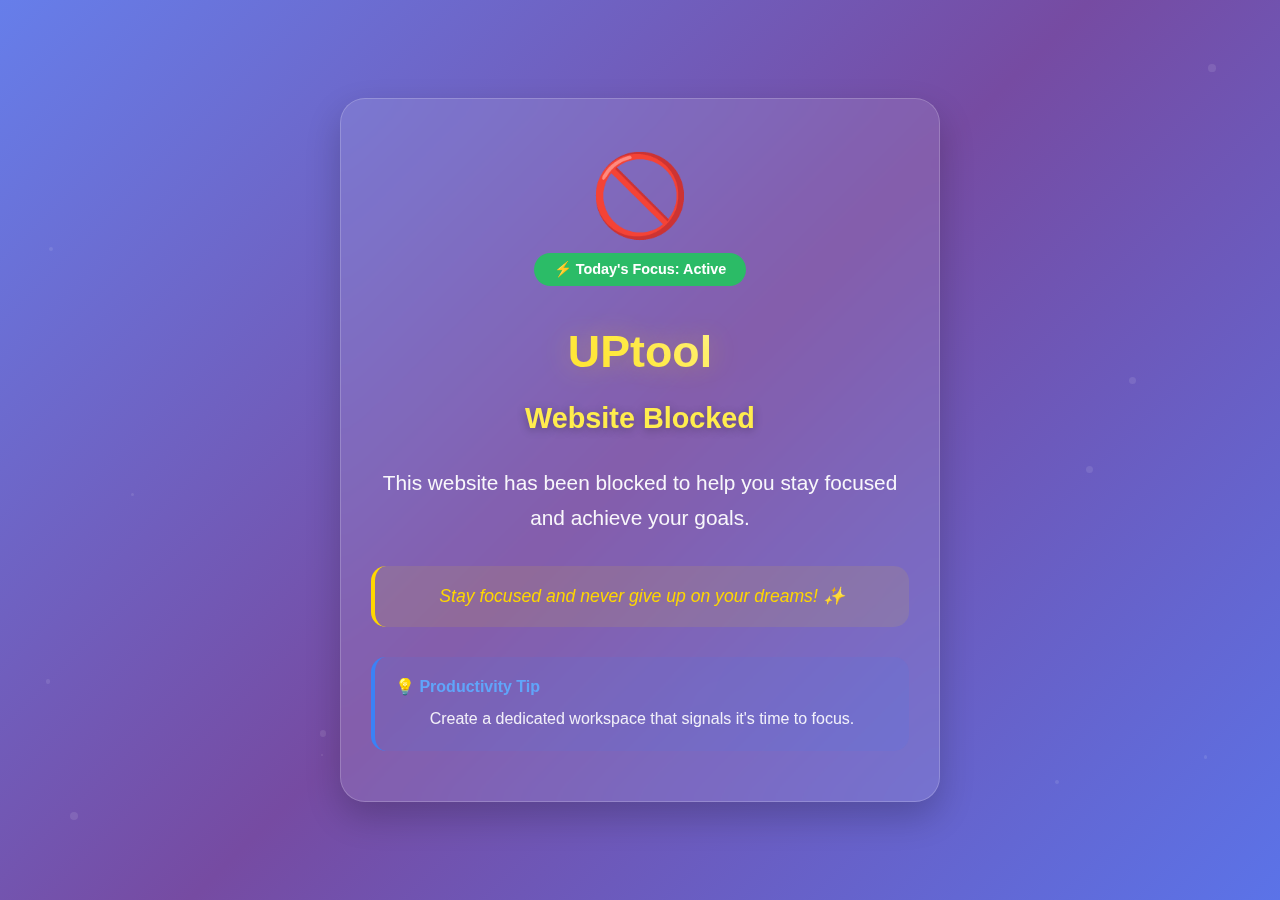
<file: blocked.html>
<!DOCTYPE html>
<html lang="en">
  <head>
    <meta charset="UTF-8" />
    <meta name="viewport" content="width=device-width, initial-scale=1.0" />
    <title>🚫 Stay Focused - UPtool</title>

    <!-- Favicon Links -->
    <link rel="icon" type="image/png" sizes="16x16" href="icons/icon16.png" />
    <link rel="icon" type="image/png" sizes="48x48" href="icons/icon48.png" />
    <link
      rel="icon"
      type="image/png"
      sizes="128x128"
      href="icons/icon128.png"
    />
    <link rel="shortcut icon" href="icons/icon16.png" />

    <style>
      * {
        margin: 0;
        padding: 0;
        box-sizing: border-box;
      }

      body {
        font-family: -apple-system, BlinkMacSystemFont, "Segoe UI", Roboto,
          "Helvetica Neue", sans-serif;
        background: linear-gradient(
          135deg,
          #667eea 0%,
          #764ba2 50%,
          #5b73e8 100%
        );
        min-height: 100vh;
        display: flex;
        align-items: center;
        justify-content: center;
        color: white;
        position: relative;
        overflow-x: hidden;
      }

      /* Animated background particles */
      .particles {
        position: absolute;
        top: 0;
        left: 0;
        width: 100%;
        height: 100%;
        overflow: hidden;
        z-index: 1;
      }

      .particle {
        position: absolute;
        background: rgba(255, 255, 255, 0.1);
        border-radius: 50%;
        animation: float 6s ease-in-out infinite;
      }

      @keyframes float {
        0%,
        100% {
          transform: translateY(0px) rotate(0deg);
          opacity: 0.7;
        }
        50% {
          transform: translateY(-20px) rotate(180deg);
          opacity: 1;
        }
      }

      .container {
        text-align: center;
        max-width: 600px;
        padding: 50px 30px;
        background: rgba(255, 255, 255, 0.1);
        backdrop-filter: blur(15px);
        border-radius: 25px;
        box-shadow: 0 15px 35px rgba(0, 0, 0, 0.2);
        position: relative;
        z-index: 10;
        border: 1px solid rgba(255, 255, 255, 0.2);
      }

      .icon-container {
        position: relative;
        margin-bottom: 20px;
      }

      .main-icon {
        font-size: 5rem;
        margin-bottom: 10px;
        display: block;
        animation: pulse 2s ease-in-out infinite;
      }

      @keyframes pulse {
        0%,
        100% {
          transform: scale(1);
        }
        50% {
          transform: scale(1.1);
        }
      }

      .logo {
        font-size: 2.8rem;
        font-weight: 800;
        margin-bottom: 15px;
        background: linear-gradient(45deg, #ffd700, #ffed4e, #fff);
        -webkit-background-clip: text;
        -webkit-text-fill-color: transparent;
        background-clip: text;
        text-shadow: 0 0 30px rgba(255, 215, 0, 0.3);
      }

      .status-badge {
        display: inline-block;
        padding: 8px 20px;
        background: rgba(239, 68, 68, 0.9);
        border-radius: 25px;
        font-size: 0.9rem;
        font-weight: 600;
        margin-bottom: 20px;
        animation: slideIn 0.5s ease-out;
      }

      @keyframes slideIn {
        from {
          opacity: 0;
          transform: translateY(-10px);
        }
        to {
          opacity: 1;
          transform: translateY(0);
        }
      }

      .blocked-site {
        font-size: 1.8rem;
        margin: 25px 0;
        color: #ffed4e;
        font-weight: 700;
        text-shadow: 0 2px 10px rgba(0, 0, 0, 0.3);
        word-break: break-all;
      }

      .main-message {
        font-size: 1.3rem;
        margin: 30px 0;
        line-height: 1.7;
        color: rgba(255, 255, 255, 0.95);
        font-weight: 500;
      }

      .motivational {
        font-style: italic;
        margin: 25px 0;
        color: #ffd700;
        font-size: 1.1rem;
        padding: 20px;
        background: rgba(255, 215, 0, 0.1);
        border-radius: 15px;
        border-left: 4px solid #ffd700;
        animation: fadeIn 1s ease-in 0.5s both;
      }

      @keyframes fadeIn {
        from {
          opacity: 0;
          transform: translateY(10px);
        }
        to {
          opacity: 1;
          transform: translateY(0);
        }
      }

      .productivity-tip {
        margin-top: 30px;
        padding: 20px;
        background: rgba(59, 130, 246, 0.1);
        border-radius: 15px;
        border-left: 4px solid #3b82f6;
      }

      .tip-title {
        font-weight: 600;
        color: #60a5fa;
        margin-bottom: 10px;
        display: flex;
        align-items: center;
        gap: 8px;
      }

      .tip-content {
        color: rgba(255, 255, 255, 0.9);
        line-height: 1.6;
      }

      @media (max-width: 640px) {
        .container {
          margin: 20px;
          padding: 30px 20px;
        }

        .main-icon {
          font-size: 4rem;
        }

        .logo {
          font-size: 2.2rem;
        }

        .blocked-site {
          font-size: 1.4rem;
        }
      }
    </style>
  </head>
  <body>
    <div class="particles" id="particles"></div>

    <div class="container">
      <div class="icon-container">
        <span class="main-icon">🚫</span>
        <div class="status-badge" id="focusStatus">
          ⚡ Today's Focus: Active
        </div>
      </div>

      <div class="logo">UPtool</div>

      <div class="blocked-site" id="blockedSite">Website Blocked</div>

      <div class="main-message">
        <p>
          This website has been blocked to help you stay focused and achieve
          your goals.
        </p>
      </div>

      <div class="motivational" id="motivationalMessage">
        "Success is the sum of small efforts repeated day in and day out." 💪
      </div>

      <div class="productivity-tip">
        <div class="tip-title">💡 Productivity Tip</div>
        <div class="tip-content" id="productivityTip">
          Try the Pomodoro Technique: Work for 25 minutes, then take a 5-minute
          break.
        </div>
      </div>
    </div>

    <script>
      // Create floating particles animation
      function createParticles() {
        const particlesContainer = document.getElementById("particles");
        const particleCount = 20;

        for (let i = 0; i < particleCount; i++) {
          const particle = document.createElement("div");
          particle.className = "particle";
          particle.style.left = Math.random() * 100 + "%";
          particle.style.top = Math.random() * 100 + "%";
          particle.style.width = Math.random() * 6 + 2 + "px";
          particle.style.height = particle.style.width;
          particle.style.animationDelay = Math.random() * 6 + "s";
          particle.style.animationDuration = Math.random() * 4 + 4 + "s";
          particlesContainer.appendChild(particle);
        }
      }

      // Get blocked site from URL parameters
      const urlParams = new URLSearchParams(window.location.search);
      const blockedSite = urlParams.get("site");

      if (blockedSite) {
        document.getElementById(
          "blockedSite"
        ).textContent = `🚫 ${blockedSite}`;
        // Update page title with site name
        document.title = `🚫 ${blockedSite} - Blocked by UPtool`;
      }

      // Enhanced motivational messages
      const motivationalMessages = [
        "Success is the sum of small efforts repeated day in and day out. 💪",
        "Your future self will thank you for staying focused today! 🌟",
        "Every moment of focus brings you closer to your goals. 🎯",
        "Discipline is choosing between what you want now and what you want most. 🏆",
        "Stay focused and never give up on your dreams! ✨",
        "Great things happen when you focus on what matters most. 🚀",
        "The difference between ordinary and extraordinary is focus. ⚡",
        "Focus on being productive instead of busy. 📈",
        "Success isn't just about what you accomplish, but what you inspire others to do. 🌟",
        "Don't watch the clock; do what it does. Keep going. ⏰",
        "Your only limit is your mind. Stay focused and push through! 🧠",
        "Progress, not perfection. Every step forward counts. 👣",
      ];

      // Productivity tips
      const productivityTips = [
        "Try the Pomodoro Technique: Work for 25 minutes, then take a 5-minute break.",
        "Write down 3 important tasks each morning and focus on completing them.",
        "Use the 2-minute rule: If it takes less than 2 minutes, do it now.",
        "Practice deep work: Eliminate distractions for sustained periods of focus.",
        "Set specific goals and deadlines to maintain motivation and direction.",
        "Take regular breaks to maintain high levels of concentration.",
        "Use time-blocking to allocate specific hours for specific tasks.",
        "Start with your most challenging task when your energy is highest.",
        "Keep a distraction list: Write down thoughts that pop up during focus time.",
        "Create a dedicated workspace that signals it's time to focus.",
      ];

      // Display random content
      function updateContent() {
        const randomMessage =
          motivationalMessages[
            Math.floor(Math.random() * motivationalMessages.length)
          ];
        const randomTip =
          productivityTips[Math.floor(Math.random() * productivityTips.length)];

        document.getElementById("motivationalMessage").textContent =
          randomMessage;
        document.getElementById("productivityTip").textContent = randomTip;
      }

      // Load and notify background script that a site was blocked
      async function notifyBlockedSite() {
        try {
          // Notify background script that a site was blocked
          if (typeof chrome !== "undefined" && chrome.runtime) {
            chrome.runtime.sendMessage(
              {
                action: "siteBlocked",
                site: blockedSite || "unknown",
              },
              function (response) {
                if (chrome.runtime.lastError) {
                  console.error(
                    "Error sending siteBlocked message:",
                    chrome.runtime.lastError.message
                  );
                } else {
                  console.log("Site blocked notification sent successfully");
                }
              }
            );
          }
        } catch (error) {
          console.error("Error notifying blocked site:", error);
        }
      }

      // Check blocking status and update focus message
      async function updateFocusStatus() {
        try {
          if (typeof chrome !== "undefined" && chrome.runtime) {
            chrome.runtime.sendMessage(
              {
                action: "getBlockingStatus",
              },
              function (response) {
                if (chrome.runtime.lastError) {
                  console.error(
                    "Error getting blocking status:",
                    chrome.runtime.lastError.message
                  );
                  return;
                }

                const focusStatusElement =
                  document.getElementById("focusStatus");
                if (response && response.isBlockingEnabled) {
                  focusStatusElement.textContent = "⚡ Today's Focus: Active";
                  focusStatusElement.style.background =
                    "rgba(34, 197, 94, 0.9)"; // Green
                } else {
                  focusStatusElement.textContent =
                    "😔 Today's Focus: Not Focused Enough";
                  focusStatusElement.style.background =
                    "rgba(239, 68, 68, 0.9)"; // Red
                }
              }
            );
          } else {
            // Fallback when Chrome APIs aren't available (like viewing as file://)
            const focusStatusElement = document.getElementById("focusStatus");
            focusStatusElement.textContent = "⚡ Today's Focus: Active";
            focusStatusElement.style.background = "rgba(34, 197, 94, 0.9)"; // Green
          }
        } catch (error) {
          console.error("Error updating focus status:", error);
          // Fallback on error
          const focusStatusElement = document.getElementById("focusStatus");
          focusStatusElement.textContent = "⚡ Today's Focus: Active";
          focusStatusElement.style.background = "rgba(34, 197, 94, 0.9)"; // Green
        }
      }

      // Initialize page
      document.addEventListener("DOMContentLoaded", function () {
        createParticles();
        updateContent();
        updateFocusStatus();
        notifyBlockedSite();

        // Update motivational content every 30 seconds
        setInterval(updateContent, 30000);
      });
    </script>
  </body>
</html>
</file>
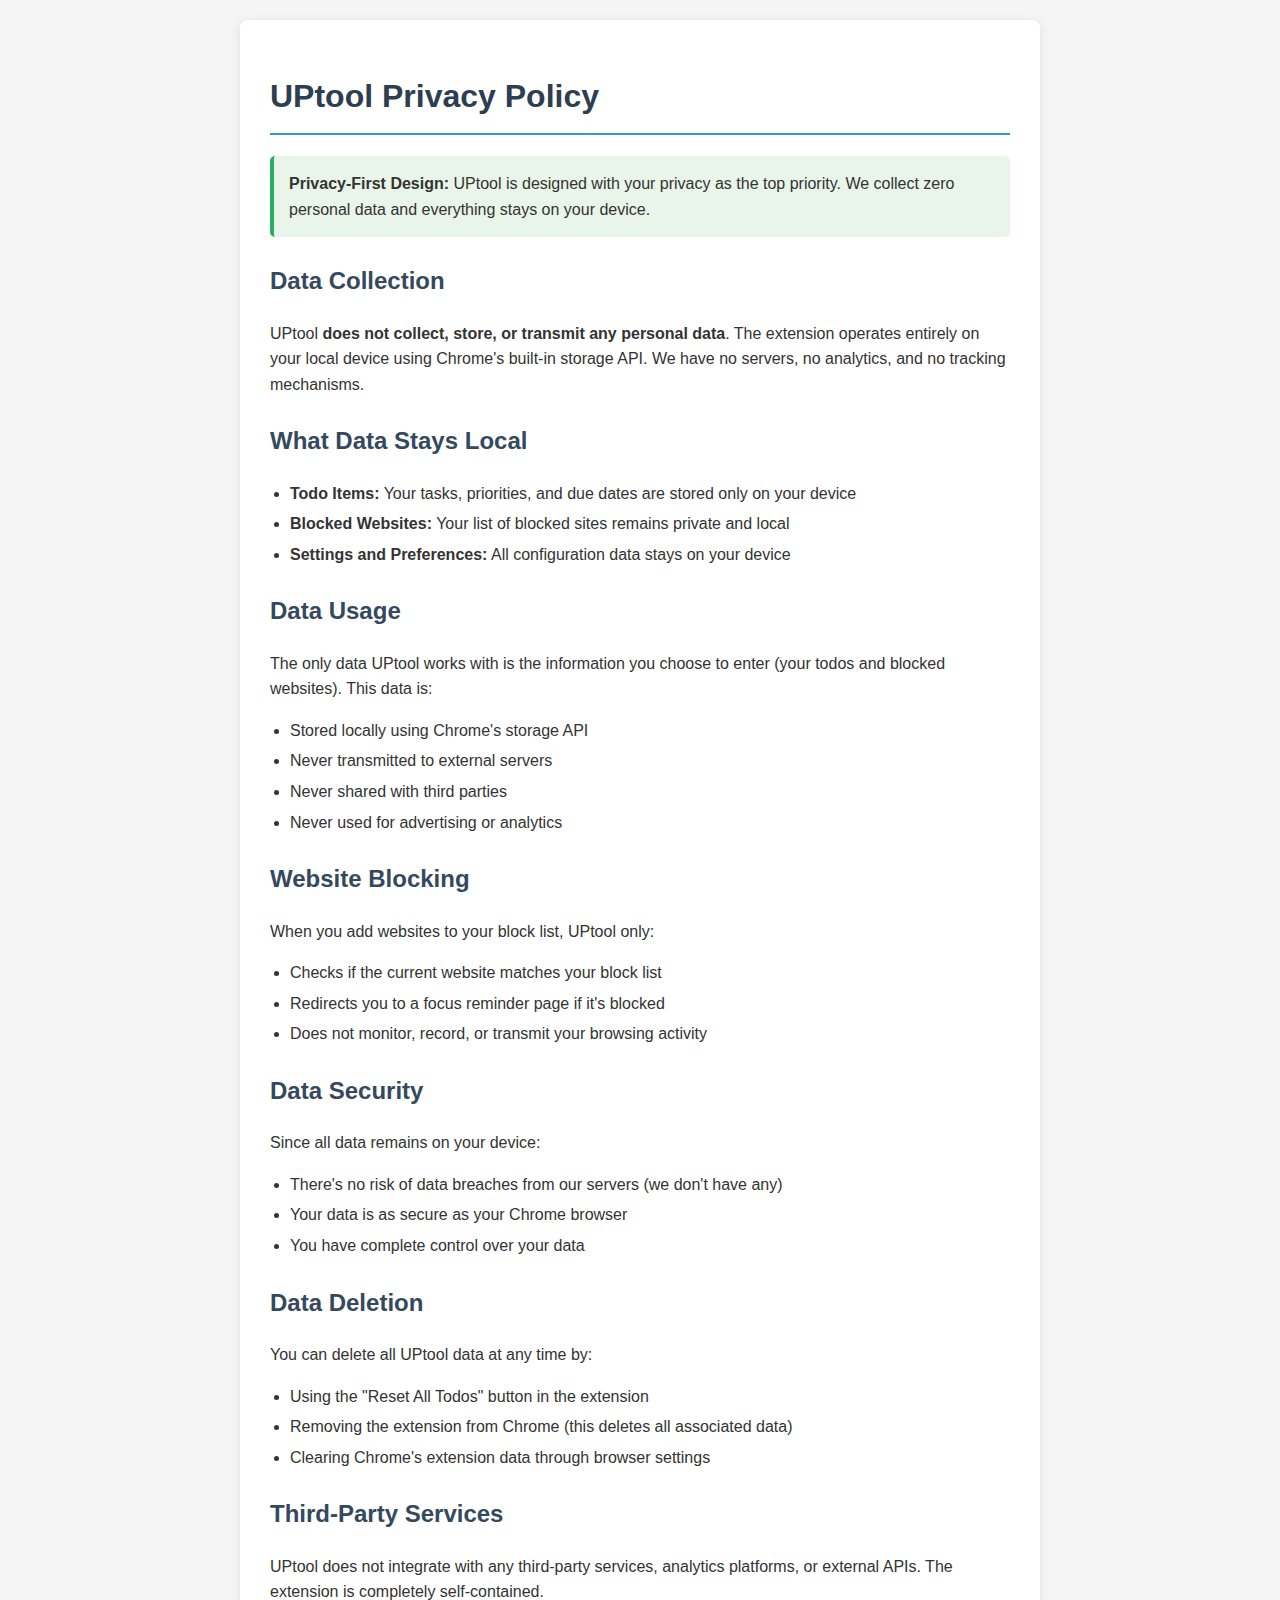
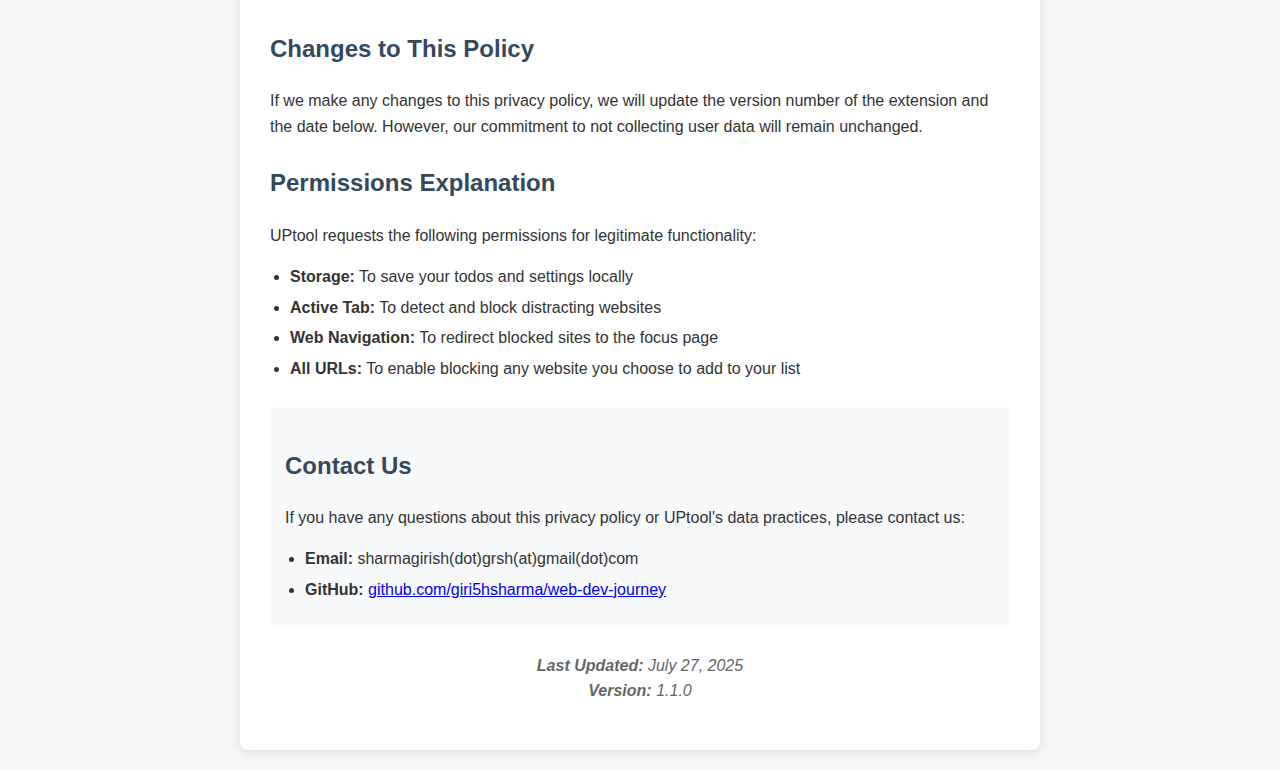
<file: privacy-policy-clean.html>
<!DOCTYPE html>
<html lang="en">
  <head>
    <meta charset="UTF-8" />
    <meta name="viewport" content="width=device-width, initial-scale=1.0" />
    <title>UPtool Privacy Policy</title>
    <style>
      body {
        font-family: Arial, sans-serif;
        max-width: 800px;
        margin: 0 auto;
        padding: 20px;
        line-height: 1.6;
        color: #333;
        background-color: #f5f5f5;
      }
      .container {
        background: white;
        padding: 30px;
        border-radius: 8px;
        box-shadow: 0 2px 10px rgba(0, 0, 0, 0.1);
      }
      h1 {
        color: #2c3e50;
        border-bottom: 2px solid #3498db;
        padding-bottom: 10px;
      }
      h2 {
        color: #34495e;
        margin-top: 25px;
      }
      .highlight {
        background-color: #e8f5e8;
        padding: 15px;
        border-radius: 5px;
        border-left: 4px solid #27ae60;
        margin: 15px 0;
      }
      .contact {
        background-color: #f8f9fa;
        padding: 15px;
        border-radius: 5px;
        margin-top: 25px;
      }
      .last-updated {
        color: #666;
        font-style: italic;
        text-align: center;
        margin-top: 25px;
      }
      ul {
        margin: 10px 0;
        padding-left: 20px;
      }
      li {
        margin: 5px 0;
      }
    </style>
  </head>
  <body>
    <div class="container">
      <h1>UPtool Privacy Policy</h1>

      <div class="highlight">
        <strong>Privacy-First Design:</strong> UPtool is designed with your
        privacy as the top priority. We collect zero personal data and
        everything stays on your device.
      </div>

      <h2>Data Collection</h2>
      <p>
        UPtool
        <strong>does not collect, store, or transmit any personal data</strong>.
        The extension operates entirely on your local device using Chrome's
        built-in storage API. We have no servers, no analytics, and no tracking
        mechanisms.
      </p>

      <h2>What Data Stays Local</h2>
      <ul>
        <li>
          <strong>Todo Items:</strong> Your tasks, priorities, and due dates are
          stored only on your device
        </li>
        <li>
          <strong>Blocked Websites:</strong> Your list of blocked sites remains
          private and local
        </li>
        <li>
          <strong>Settings and Preferences:</strong> All configuration data
          stays on your device
        </li>
      </ul>

      <h2>Data Usage</h2>
      <p>
        The only data UPtool works with is the information you choose to enter
        (your todos and blocked websites). This data is:
      </p>
      <ul>
        <li>Stored locally using Chrome's storage API</li>
        <li>Never transmitted to external servers</li>
        <li>Never shared with third parties</li>
        <li>Never used for advertising or analytics</li>
      </ul>

      <h2>Website Blocking</h2>
      <p>When you add websites to your block list, UPtool only:</p>
      <ul>
        <li>Checks if the current website matches your block list</li>
        <li>Redirects you to a focus reminder page if it's blocked</li>
        <li>Does not monitor, record, or transmit your browsing activity</li>
      </ul>

      <h2>Data Security</h2>
      <p>Since all data remains on your device:</p>
      <ul>
        <li>
          There's no risk of data breaches from our servers (we don't have any)
        </li>
        <li>Your data is as secure as your Chrome browser</li>
        <li>You have complete control over your data</li>
      </ul>

      <h2>Data Deletion</h2>
      <p>You can delete all UPtool data at any time by:</p>
      <ul>
        <li>Using the "Reset All Todos" button in the extension</li>
        <li>
          Removing the extension from Chrome (this deletes all associated data)
        </li>
        <li>Clearing Chrome's extension data through browser settings</li>
      </ul>

      <h2>Third-Party Services</h2>
      <p>
        UPtool does not integrate with any third-party services, analytics
        platforms, or external APIs. The extension is completely self-contained.
      </p>

      <h2>Changes to This Policy</h2>
      <p>
        If we make any changes to this privacy policy, we will update the
        version number of the extension and the date below. However, our
        commitment to not collecting user data will remain unchanged.
      </p>

      <h2>Permissions Explanation</h2>
      <p>
        UPtool requests the following permissions for legitimate functionality:
      </p>
      <ul>
        <li>
          <strong>Storage:</strong> To save your todos and settings locally
        </li>
        <li>
          <strong>Active Tab:</strong> To detect and block distracting websites
        </li>
        <li>
          <strong>Web Navigation:</strong> To redirect blocked sites to the
          focus page
        </li>
        <li>
          <strong>All URLs:</strong> To enable blocking any website you choose
          to add to your list
        </li>
      </ul>

      <div class="contact">
        <h2>Contact Us</h2>
        <p>
          If you have any questions about this privacy policy or UPtool's data
          practices, please contact us:
        </p>
        <ul>
          <li>
            <strong>Email:</strong> sharmagirish(dot)grsh(at)gmail(dot)com
          </li>
          <li>
            <strong>GitHub:</strong>
            <a href="https://github.com/giri5hsharma/web-dev-journey"
              >github.com/giri5hsharma/web-dev-journey</a
            >
          </li>
        </ul>
      </div>

      <div class="last-updated">
        <p>
          <strong>Last Updated:</strong> July 27, 2025<br /><strong
            >Version:</strong
          >
          1.1.0
        </p>
      </div>
    </div>
  </body>
</html>
</file>
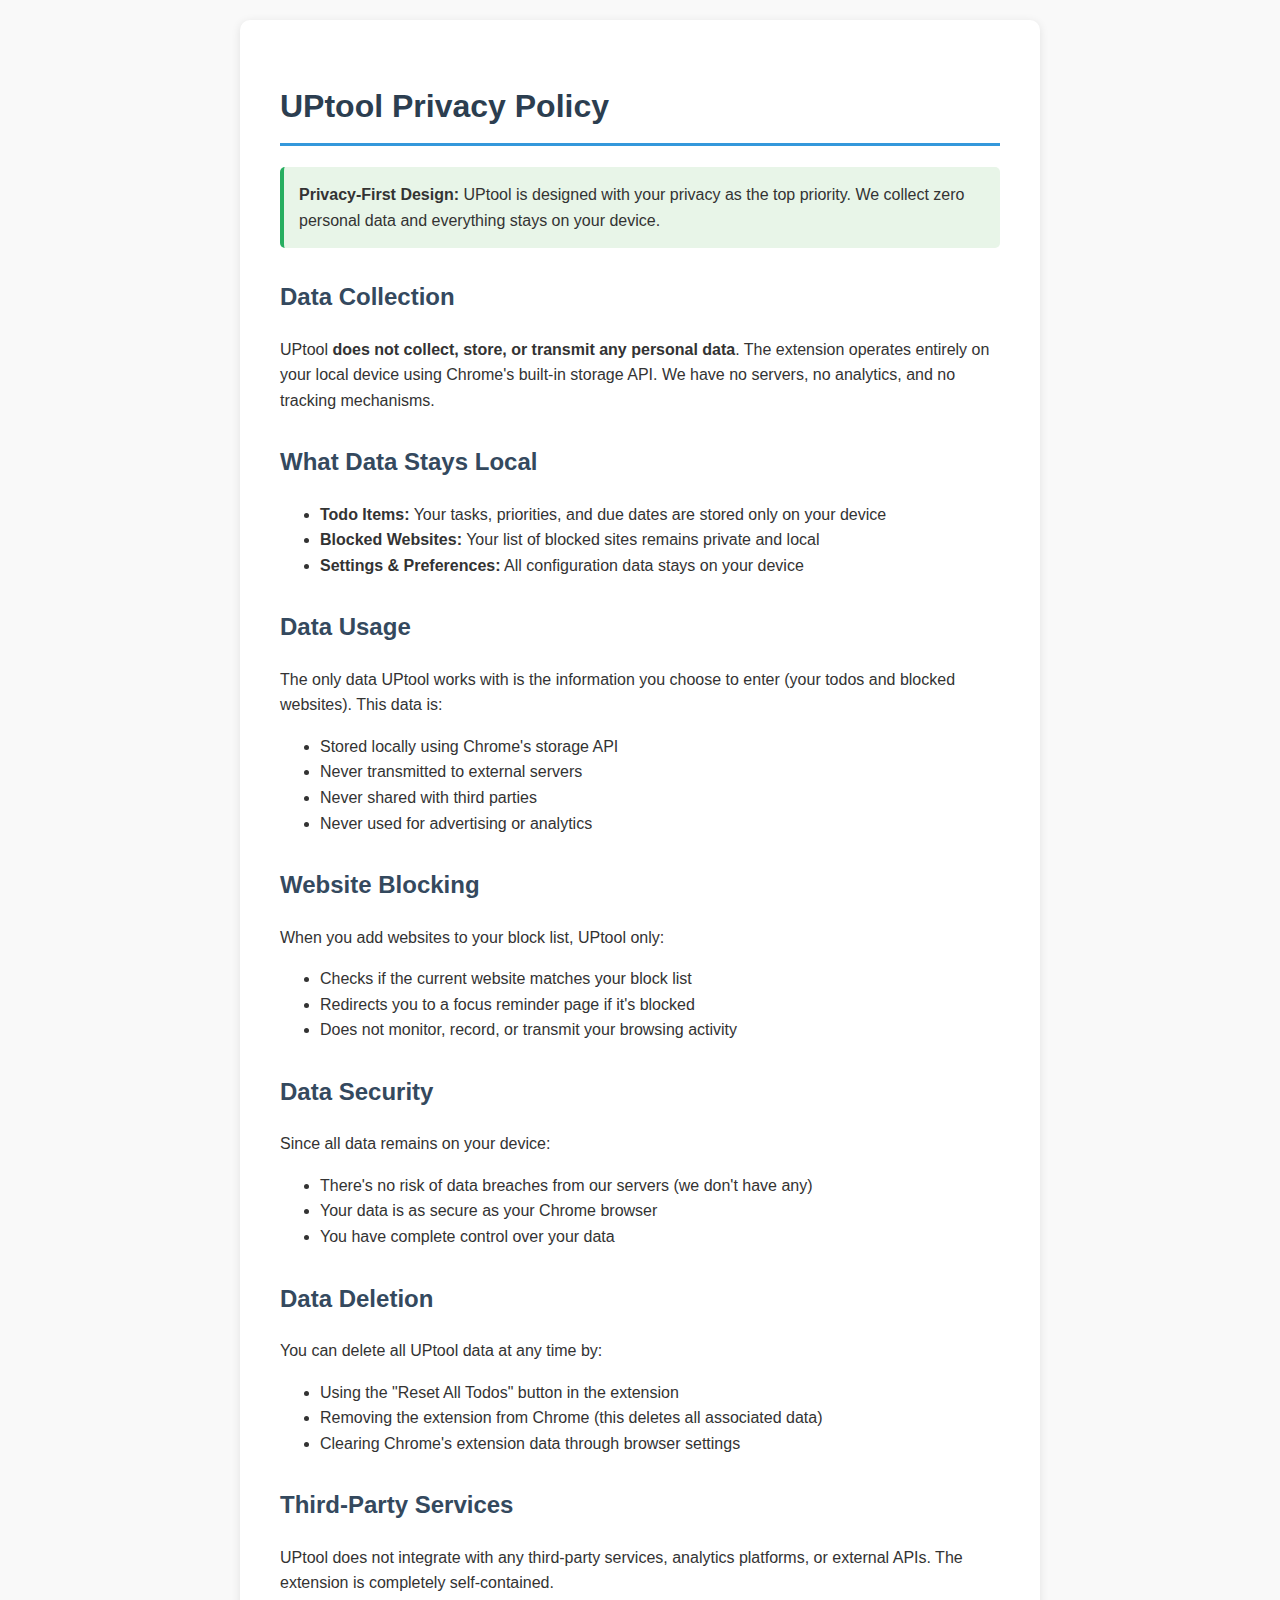
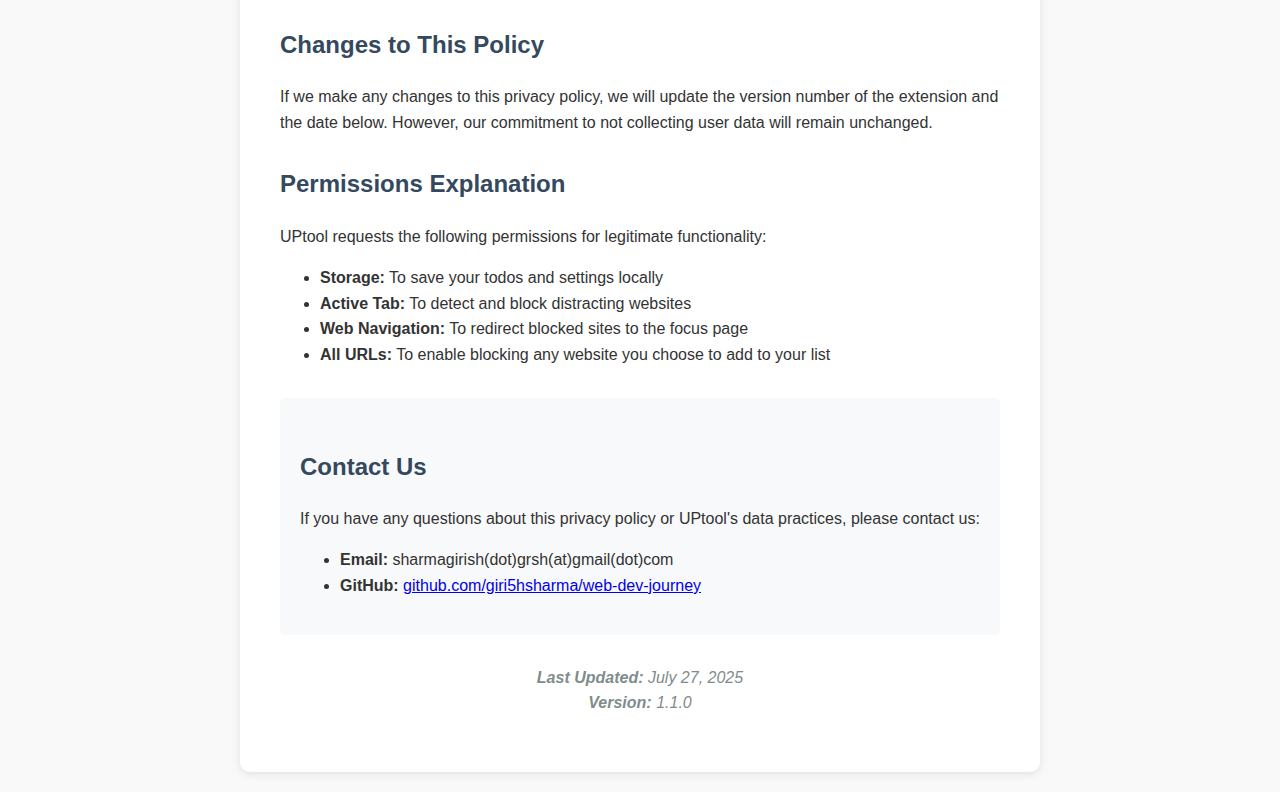
<file: privacy-policy.html>
<!DOCTYPE html>
<html lang="en">
  <head>
    <meta charset="UTF-8" />
    <meta name="viewport" content="width=device-width, initial-scale=1.0" />
    <title>UPtool Privacy Policy</title>
    <style>
      body {
        font-family: -apple-system, BlinkMacSystemFont, "Segoe UI", Roboto,
          Oxygen, Ubuntu, Cantarell, sans-serif;
        max-width: 800px;
        margin: 0 auto;
        padding: 20px;
        line-height: 1.6;
        color: #333;
        background-color: #f9f9f9;
      }
      .container {
        background: white;
        padding: 40px;
        border-radius: 10px;
        box-shadow: 0 2px 10px rgba(0, 0, 0, 0.1);
      }
      h1 {
        color: #2c3e50;
        border-bottom: 3px solid #3498db;
        padding-bottom: 10px;
      }
      h2 {
        color: #34495e;
        margin-top: 30px;
      }
      .highlight {
        background-color: #e8f5e8;
        padding: 15px;
        border-radius: 5px;
        border-left: 4px solid #27ae60;
        margin: 20px 0;
      }
      .contact {
        background-color: #f8f9fa;
        padding: 20px;
        border-radius: 5px;
        margin-top: 30px;
      }
      .last-updated {
        color: #7f8c8d;
        font-style: italic;
        text-align: center;
        margin-top: 30px;
      }
    </style>
  </head>
  <body>
    <div class="container">
      <h1>UPtool Privacy Policy</h1>

      <div class="highlight">
        <strong>Privacy-First Design:</strong> UPtool is designed with your
        privacy as the top priority. We collect zero personal data and
        everything stays on your device.
      </div>

      <h2>Data Collection</h2>
      <p>
        UPtool
        <strong>does not collect, store, or transmit any personal data</strong>.
        The extension operates entirely on your local device using Chrome's
        built-in storage API. We have no servers, no analytics, and no tracking
        mechanisms.
      </p>

      <h2>What Data Stays Local</h2>
      <ul>
        <li>
          <strong>Todo Items:</strong> Your tasks, priorities, and due dates are
          stored only on your device
        </li>
        <li>
          <strong>Blocked Websites:</strong> Your list of blocked sites remains
          private and local
        </li>
        <li>
          <strong>Settings & Preferences:</strong> All configuration data stays
          on your device
        </li>
      </ul>

      <h2>Data Usage</h2>
      <p>
        The only data UPtool works with is the information you choose to enter
        (your todos and blocked websites). This data is:
      </p>
      <ul>
        <li>Stored locally using Chrome's storage API</li>
        <li>Never transmitted to external servers</li>
        <li>Never shared with third parties</li>
        <li>Never used for advertising or analytics</li>
      </ul>

      <h2>Website Blocking</h2>
      <p>When you add websites to your block list, UPtool only:</p>
      <ul>
        <li>Checks if the current website matches your block list</li>
        <li>Redirects you to a focus reminder page if it's blocked</li>
        <li>Does not monitor, record, or transmit your browsing activity</li>
      </ul>

      <h2>Data Security</h2>
      <p>Since all data remains on your device:</p>
      <ul>
        <li>
          There's no risk of data breaches from our servers (we don't have any)
        </li>
        <li>Your data is as secure as your Chrome browser</li>
        <li>You have complete control over your data</li>
      </ul>

      <h2>Data Deletion</h2>
      <p>You can delete all UPtool data at any time by:</p>
      <ul>
        <li>Using the "Reset All Todos" button in the extension</li>
        <li>
          Removing the extension from Chrome (this deletes all associated data)
        </li>
        <li>Clearing Chrome's extension data through browser settings</li>
      </ul>

      <h2>Third-Party Services</h2>
      <p>
        UPtool does not integrate with any third-party services, analytics
        platforms, or external APIs. The extension is completely self-contained.
      </p>

      <h2>Changes to This Policy</h2>
      <p>
        If we make any changes to this privacy policy, we will update the
        version number of the extension and the date below. However, our
        commitment to not collecting user data will remain unchanged.
      </p>

      <h2>Permissions Explanation</h2>
      <p>
        UPtool requests the following permissions for legitimate functionality:
      </p>
      <ul>
        <li>
          <strong>Storage:</strong> To save your todos and settings locally
        </li>
        <li>
          <strong>Active Tab:</strong> To detect and block distracting websites
        </li>
        <li>
          <strong>Web Navigation:</strong> To redirect blocked sites to the
          focus page
        </li>
        <li>
          <strong>All URLs:</strong> To enable blocking any website you choose
          to add to your list
        </li>
      </ul>

      <div class="contact">
        <h2>Contact Us</h2>
        <p>
          If you have any questions about this privacy policy or UPtool's data
          practices, please contact us:
        </p>
        <ul>
          <li>
            <strong>Email:</strong> sharmagirish(dot)grsh(at)gmail(dot)com
          </li>
          <li>
            <strong>GitHub:</strong>
            <a href="https://github.com/giri5hsharma/web-dev-journey"
              >github.com/giri5hsharma/web-dev-journey</a
            >
          </li>
        </ul>
      </div>

      <div class="last-updated">
        <p>
          <strong>Last Updated:</strong> July 27, 2025<br />
          <strong>Version:</strong> 1.1.0
        </p>
      </div>
    </div>
  </body>
</html>
</file>
